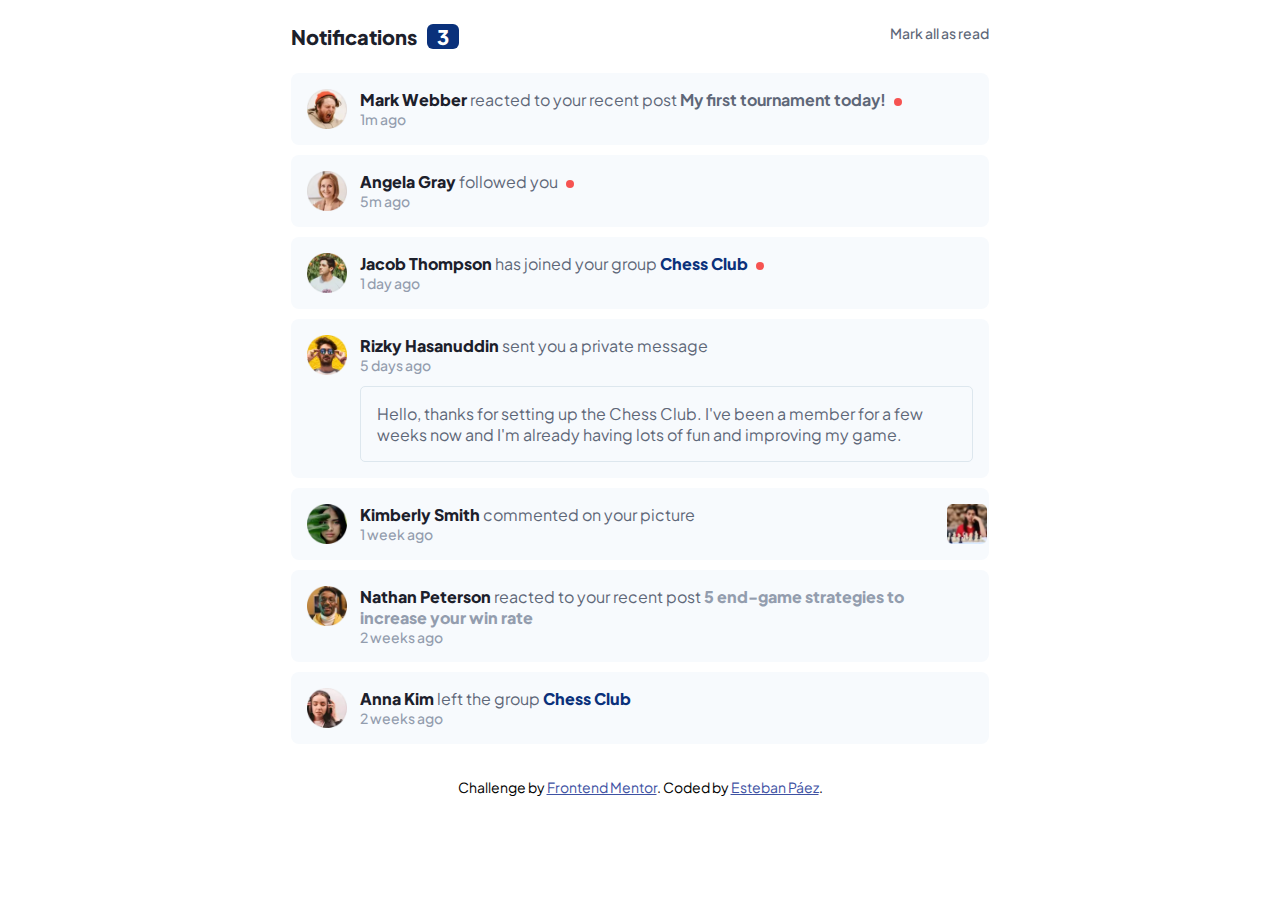
<file: index.html>
<!DOCTYPE html>
<html lang="en">
  <head>
    <meta charset="UTF-8" />
    <meta name="viewport" content="width=device-width, initial-scale=1.0" />
    <!-- displays site properly based on user's device -->

    <link
      rel="icon"
      type="image/png"
      sizes="32x32"
      href="./assets/images/favicon-32x32.png"
    />

    <link rel="stylesheet" href="styles.css" />
    <title>Frontend Mentor | Notifications page</title>
  </head>
  <body>
    <main class="main">
      <div class="notifications">
        <h3 class="title">Notifications<span class="number">3</span></h3>
        <p class="mark" id="mark-all-read">Mark all as read</p>
      </div>

      <div class="post">
        <img src="./assets/images/avatar-mark-webber.webp" alt="" class="image"/>
        <div>
          <p>
            <span class="name">Mark Webber</span>
            <span>reacted to your recent post</span>
            <span class="reaction">My first tournament today!</span>
            <span class="status not-read"></span>
          </p>
          <p class="time">1m ago</p>
        </div>
      </div>

      <div class="post">
        <img src="./assets/images/avatar-angela-gray.webp" alt="" class="image"/>
        <div>
          <p>
            <span class="name"> Angela Gray</span>
            <span>followed you</span> 
            <span class="status not-read"></span>
          </p>
          <p class="time">5m ago</p>
        </div>
      </div>

      <div class="post">
        <img src="./assets/images/avatar-jacob-thompson.webp" alt="" class="image"/>
        <div>
          <p>
            <span class="name"> Jacob Thompson</span>
            <span>has joined your group</span>
            <span class="group">Chess Club</span>
            <span class="status not-read"></span>
          </p>
          <p class="time">1 day ago</p>
        </div>
      </div>

      <div class="post">
        <img src="./assets/images/avatar-rizky-hasanuddin.webp" alt="" class="image"/>
        <div>
          <p>
            <span class="name">Rizky Hasanuddin</span>
            <span>sent you a private message</span>
          </p>
          <p class="time">5 days ago</p>
          <div class="message-container">
            <p class="message">
              Hello,
              thanks for setting up the Chess Club. I've been a member for a few weeks now
              and I'm already having lots of fun and improving my game.
            </p>
          </div>
        </div>
      </div>

      <div class="post">
        <img src="./assets/images/avatar-kimberly-smith.webp" alt="" class="image"/>
        <div>
          <p>
            <span class="name">Kimberly Smith</span>
            <span>commented on your picture</span>
          </p>
          <p class="time">1 week ago</p>
        </div>
          <img src="./assets/images/image-chess.webp" alt="picture" class="picture"/>
      </div>

      <div class="post">
        <img src="./assets/images/avatar-nathan-peterson.webp" alt="" class="image"/>
        <div>
          <p>
            <span class="name"> Nathan Peterson</span>
            <span>reacted to your recent post</span>
            <span class="group-gray">5 end-game strategies to increase your win rate</span>
          </p>
          <p class="time">2 weeks ago</p>
        </div>
      </div>

      <div class="post">
        <img src="./assets/images/avatar-anna-kim.webp" alt="" class="image"/>
        <div>
          <p>
            <span class="name">Anna Kim</span>
            <span>left the group</span>
            <span class="group">Chess Club</span>
          </p>
          <p class="time">2 weeks ago</p>
        </div>
      </div>
    </main>

    <footer class="attribution">
      Challenge by
      <a href="https://www.frontendmentor.io?ref=challenge" target="_blank"
        >Frontend Mentor</a
      >. Coded by <a href="#" target="_blank">Esteban Páez</a>.
    </footer>

    <script src="main.js"></script>
  </body>
</html>
</file>
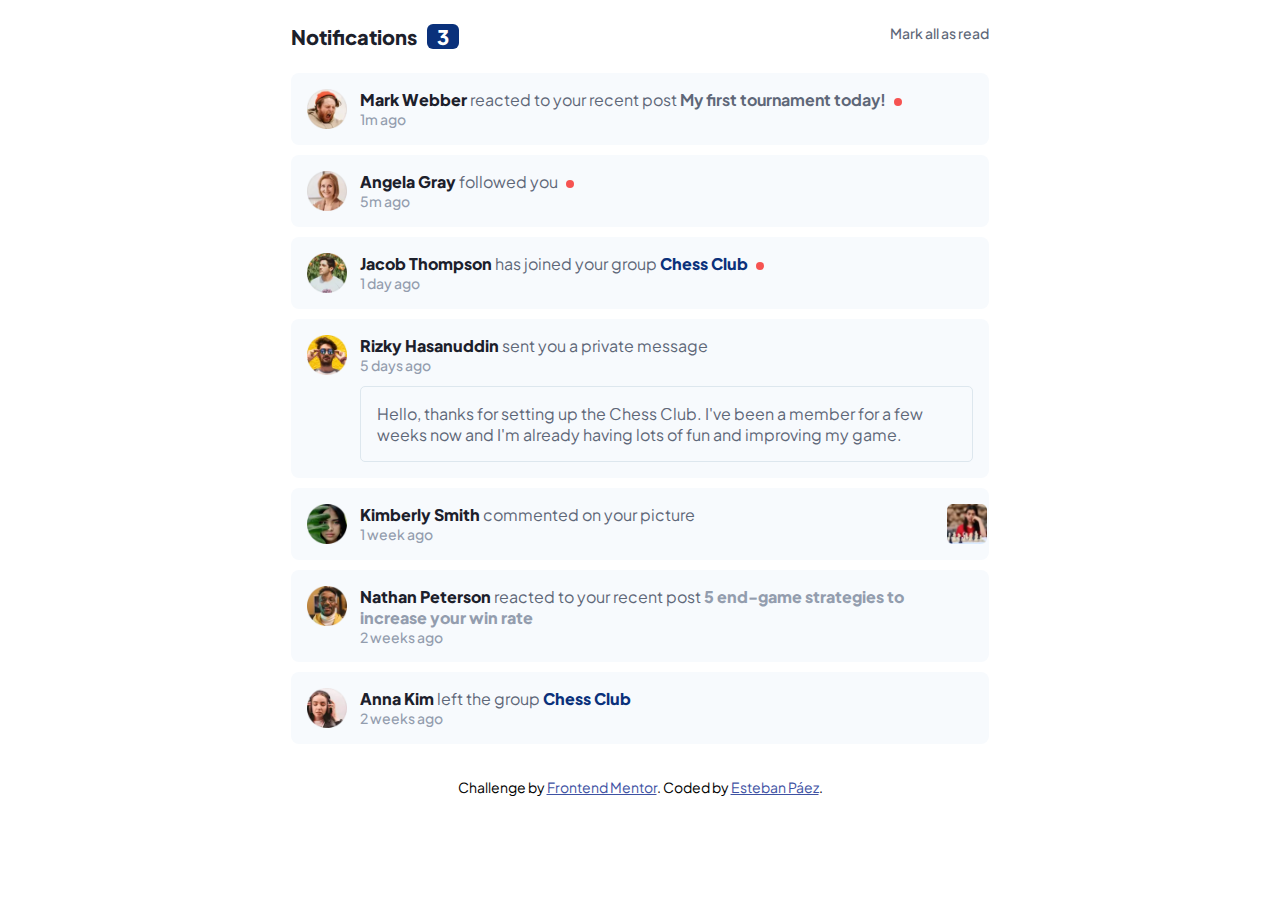
<file: notifications-page-main/index.html>
<!DOCTYPE html>
<html lang="en">
  <head>
    <meta charset="UTF-8" />
    <meta name="viewport" content="width=device-width, initial-scale=1.0" />
    <!-- displays site properly based on user's device -->

    <link
      rel="icon"
      type="image/png"
      sizes="32x32"
      href="./assets/images/favicon-32x32.png"
    />

    <link rel="stylesheet" href="styles.css" />
    <title>Frontend Mentor | Notifications page</title>
  </head>
  <body>
    <section class="main">
      <div class="notifications">
        <h3 class="title">Notifications<span class="number">3</span></h3>
        <p class="mark" id="mark-all-read">Mark all as read</p>
      </div>

      <div class="post">
        <img src="./assets/images/avatar-mark-webber.webp" alt="" class="image"/>
        <div>
          <p>
            <span class="name">Mark Webber</span>
            <span>reacted to your recent post</span>
            <span class="reaction">My first tournament today!</span>
            <span class="status not-read"></span>
          </p>
          <p class="time">1m ago</p>
        </div>
      </div>

      <div class="post">
        <img src="./assets/images/avatar-angela-gray.webp" alt="" class="image"/>
        <div>
          <p>
            <span class="name"> Angela Gray</span>
            <span>followed you</span> 
            <span class="status not-read"></span>
          </p>
          <p class="time">5m ago</p>
        </div>
      </div>

      <div class="post">
        <img src="./assets/images/avatar-jacob-thompson.webp" alt="" class="image"/>
        <div>
          <p>
            <span class="name"> Jacob Thompson</span>
            <span>has joined your group</span>
            <span class="group">Chess Club</span>
            <span class="status not-read"></span>
          </p>
          <p class="time">1 day ago</p>
        </div>
      </div>

      <div class="post">
        <img src="./assets/images/avatar-rizky-hasanuddin.webp" alt="" class="image"/>
        <div>
          <p>
            <span class="name">Rizky Hasanuddin</span>
            <span>sent you a private message</span>
          </p>
          <p class="time">5 days ago</p>
          <div class="message-container">
            <p class="message">
              Hello,
              thanks for setting up the Chess Club. I've been a member for a few weeks now
              and I'm already having lots of fun and improving my game.
            </p>
          </div>
        </div>
      </div>

      <div class="post">
        <img src="./assets/images/avatar-kimberly-smith.webp" alt="" class="image"/>
        <div>
          <p>
            <span class="name">Kimberly Smith</span>
            <span>commented on your picture</span>
          </p>
          <p class="time">1 week ago</p>
        </div>
          <img src="./assets/images/image-chess.webp" alt="picture" class="picture"/>
      </div>

      <div class="post">
        <img src="./assets/images/avatar-nathan-peterson.webp" alt="" class="image"/>
        <div>
          <p>
            <span class="name"> Nathan Peterson</span>
            <span>reacted to your recent post</span>
            <span class="group-gray">5 end-game strategies to increase your win rate</span>
          </p>
          <p class="time">2 weeks ago</p>
        </div>
      </div>

      <div class="post">
        <img src="./assets/images/avatar-anna-kim.webp" alt="" class="image"/>
        <div>
          <p>
            <span class="name">Anna Kim</span>
            <span>left the group</span>
            <span class="group">Chess Club</span>
          </p>
          <p class="time">2 weeks ago</p>
        </div>
      </div>
    </section>
    <div class="attribution">
      Challenge by
      <a href="https://www.frontendmentor.io?ref=challenge" target="_blank"
        >Frontend Mentor</a
      >. Coded by <a href="#" target="_blank">Esteban Páez</a>.
    </div>

    <script src="main.js"></script>
  </body>
</html>
</file>
<file: styles.css>
* {
  margin: 0;
  padding: 0;
  box-sizing: border-box;
}

:root {
  --Red: hsl(1, 90%, 64%);
  --Blue: hsl(219, 85%, 26%);
  --White: hsl(0, 0%, 100%);
  --Very-light-grayish-blue: hsl(210, 60%, 98%);
  --Light-grayish-blue-1: hsl(211, 68%, 94%);
  --Light-grayish-blue-2: hsl(205, 33%, 90%);
  --Grayish-blue: hsl(219, 14%, 63%);
  --Dark-grayish-blue: hsl(219, 12%, 42%);
  --Very-dark-blue: hsl(224, 21%, 14%);
}

@font-face {
  font-family: "Plus Jakarta Sans";
  src: url("./assets/fonts/PlusJakartaSans-VariableFont_wght.ttf");
}

body {
  font-family: "Plus Jakarta Sans";
}

.main {
  padding: 24px 16px;
}

.notifications {
  display: flex;
  justify-content: space-between;
  margin-bottom: 24px;

  & .title {
    color: var(--Very-dark-blue);
    font-weight: 800;
    font-size: 1.25em; /* 20px */
    word-spacing: 9px;
  }

  & .number {
    background-color: var(--Blue);
    color: var(--White);
    display: inline-block;
    width: 32px;
    height: 25px;
    text-align: center;
    border-radius: 6px;
    margin-left: 10px;
  }

  & .mark {
    color: var(--Dark-grayish-blue);
    font-size: 0.875em; /*14px*/
    font-weight: 500;
    cursor: pointer;
    &:hover {
      color: var(--Blue);
    }
  }
}

.post {
  background: var(--Very-light-grayish-blue);
  border-radius: 8px;
  display: flex;
  position: relative;
  gap: 13px;
  min-width: 343px;
  padding: 1em;
  margin: 0 auto 10px;
  font-size: 0.875em; /* 14px */
  cursor: pointer;
  color: var(--Dark-grayish-blue);

  & .post-wrapper {
    display: flex;
    justify-content: space-between;
  }

  & .image {
    width: 2.5em; /* 40px*/
    height: 2.5em;
  }

  & .name {
    color: var(--Very-dark-blue);
    font-weight: 900;
    &:hover {
      color: var(--Blue);
    }
  }
  & .reaction {
    font-weight: bold;
    &:hover {
      color: var(--Blue);
    }
  }

  & .time {
    color: var(--Grayish-blue);
    font-size: 0.875em; /*14px*/
    font-weight: 500;
  }

  & .group {
    color: var(--Blue);
    font-weight: 900;

    &:hover {
      color: var(--Grayish-blue);
      font-weight: 900;
    }
  }

  & .group-gray {
    color: var(--Grayish-blue);
    font-weight: 900;
  }

  /* Post Message:*/
  & .message-container {
    border: 1px solid var(--Light-grayish-blue-2);
    border-radius: 5px;
    padding: 16px;
    margin-top: 12px;

    &:hover {
      background-color: var(--Light-grayish-blue-1);
    }
  }

  & .picture {
    width: 2.5em; /* 40px*/
    height: 2.5em;
    position: absolute;
    right: 2px;
  }
}

.not-read {
  display: inline-block;
  width: 8px;
  height: 8px;
  background-color: var(--Red);
  border-radius: 50%;
  margin-left: 5px;
}

.attribution {
  font-size: 0.875em;
  text-align: center;
  margin-bottom: 1.5em;
}
.attribution a {
  color: hsl(228, 45%, 44%);
}

@media (min-width: 768px) {
  .main{
    width: 730px;
    margin: 0 auto;
  }

  .post{
    font-size:1em;
  }
}
</file>
<file: notifications-page-main/styles.css>
* {
  margin: 0;
  padding: 0;
  box-sizing: border-box;
}

:root {
  --Red: hsl(1, 90%, 64%);
  --Blue: hsl(219, 85%, 26%);
  --White: hsl(0, 0%, 100%);
  --Very-light-grayish-blue: hsl(210, 60%, 98%);
  --Light-grayish-blue-1: hsl(211, 68%, 94%);
  --Light-grayish-blue-2: hsl(205, 33%, 90%);
  --Grayish-blue: hsl(219, 14%, 63%);
  --Dark-grayish-blue: hsl(219, 12%, 42%);
  --Very-dark-blue: hsl(224, 21%, 14%);
}

@font-face {
  font-family: "Plus Jakarta Sans";
  src: url("./assets/fonts/PlusJakartaSans-VariableFont_wght.ttf");
}

body {
  font-family: "Plus Jakarta Sans";
}

.main {
  padding: 24px 16px;
}

.notifications {
  display: flex;
  justify-content: space-between;
  margin-bottom: 24px;

  & .title {
    color: var(--Very-dark-blue);
    font-weight: 800;
    font-size: 1.25em; /* 20px */
    word-spacing: 9px;
  }

  & .number {
    background-color: var(--Blue);
    color: var(--White);
    display: inline-block;
    width: 32px;
    height: 25px;
    text-align: center;
    border-radius: 6px;
    margin-left: 10px;
  }

  & .mark {
    color: var(--Dark-grayish-blue);
    font-size: 0.875em; /*14px*/
    font-weight: 500;
    cursor: pointer;
    &:hover {
      color: var(--Blue);
    }
  }
}

.post {
  background: var(--Very-light-grayish-blue);
  border-radius: 8px;
  display: flex;
  position: relative;
  gap: 13px;
  min-width: 343px;
  padding: 1em;
  margin: 0 auto 10px;
  font-size: 0.875em; /* 14px */
  cursor: pointer;
  color: var(--Dark-grayish-blue);

  & .post-wrapper {
    display: flex;
    justify-content: space-between;
  }

  & .image {
    width: 2.5em; /* 40px*/
    height: 2.5em;
  }

  & .name {
    color: var(--Very-dark-blue);
    font-weight: 900;
    &:hover {
      color: var(--Blue);
    }
  }
  & .reaction {
    font-weight: bold;
    &:hover {
      color: var(--Blue);
    }
  }

  & .time {
    color: var(--Grayish-blue);
    font-size: 0.875em; /*14px*/
    font-weight: 500;
  }

  & .group {
    color: var(--Blue);
    font-weight: 900;

    &:hover {
      color: var(--Grayish-blue);
      font-weight: 900;
    }
  }

  & .group-gray {
    color: var(--Grayish-blue);
    font-weight: 900;
  }

  /* Post Message:*/
  & .message-container {
    border: 1px solid var(--Light-grayish-blue-2);
    border-radius: 5px;
    padding: 16px;
    margin-top: 12px;

    &:hover {
      background-color: var(--Light-grayish-blue-1);
    }
  }

  & .picture {
    width: 2.5em; /* 40px*/
    height: 2.5em;
    position: absolute;
    right: 2px;
  }
}

.not-read {
  display: inline-block;
  width: 8px;
  height: 8px;
  background-color: var(--Red);
  border-radius: 50%;
  margin-left: 5px;
}

.attribution {
  font-size: 0.875em;
  text-align: center;
  margin-bottom: 1.5em;
}
.attribution a {
  color: hsl(228, 45%, 44%);
}

@media (min-width: 768px) {
  .main{
    width: 730px;
    margin: 0 auto;
  }

  .post{
    font-size:1em;
  }
}
</file>
